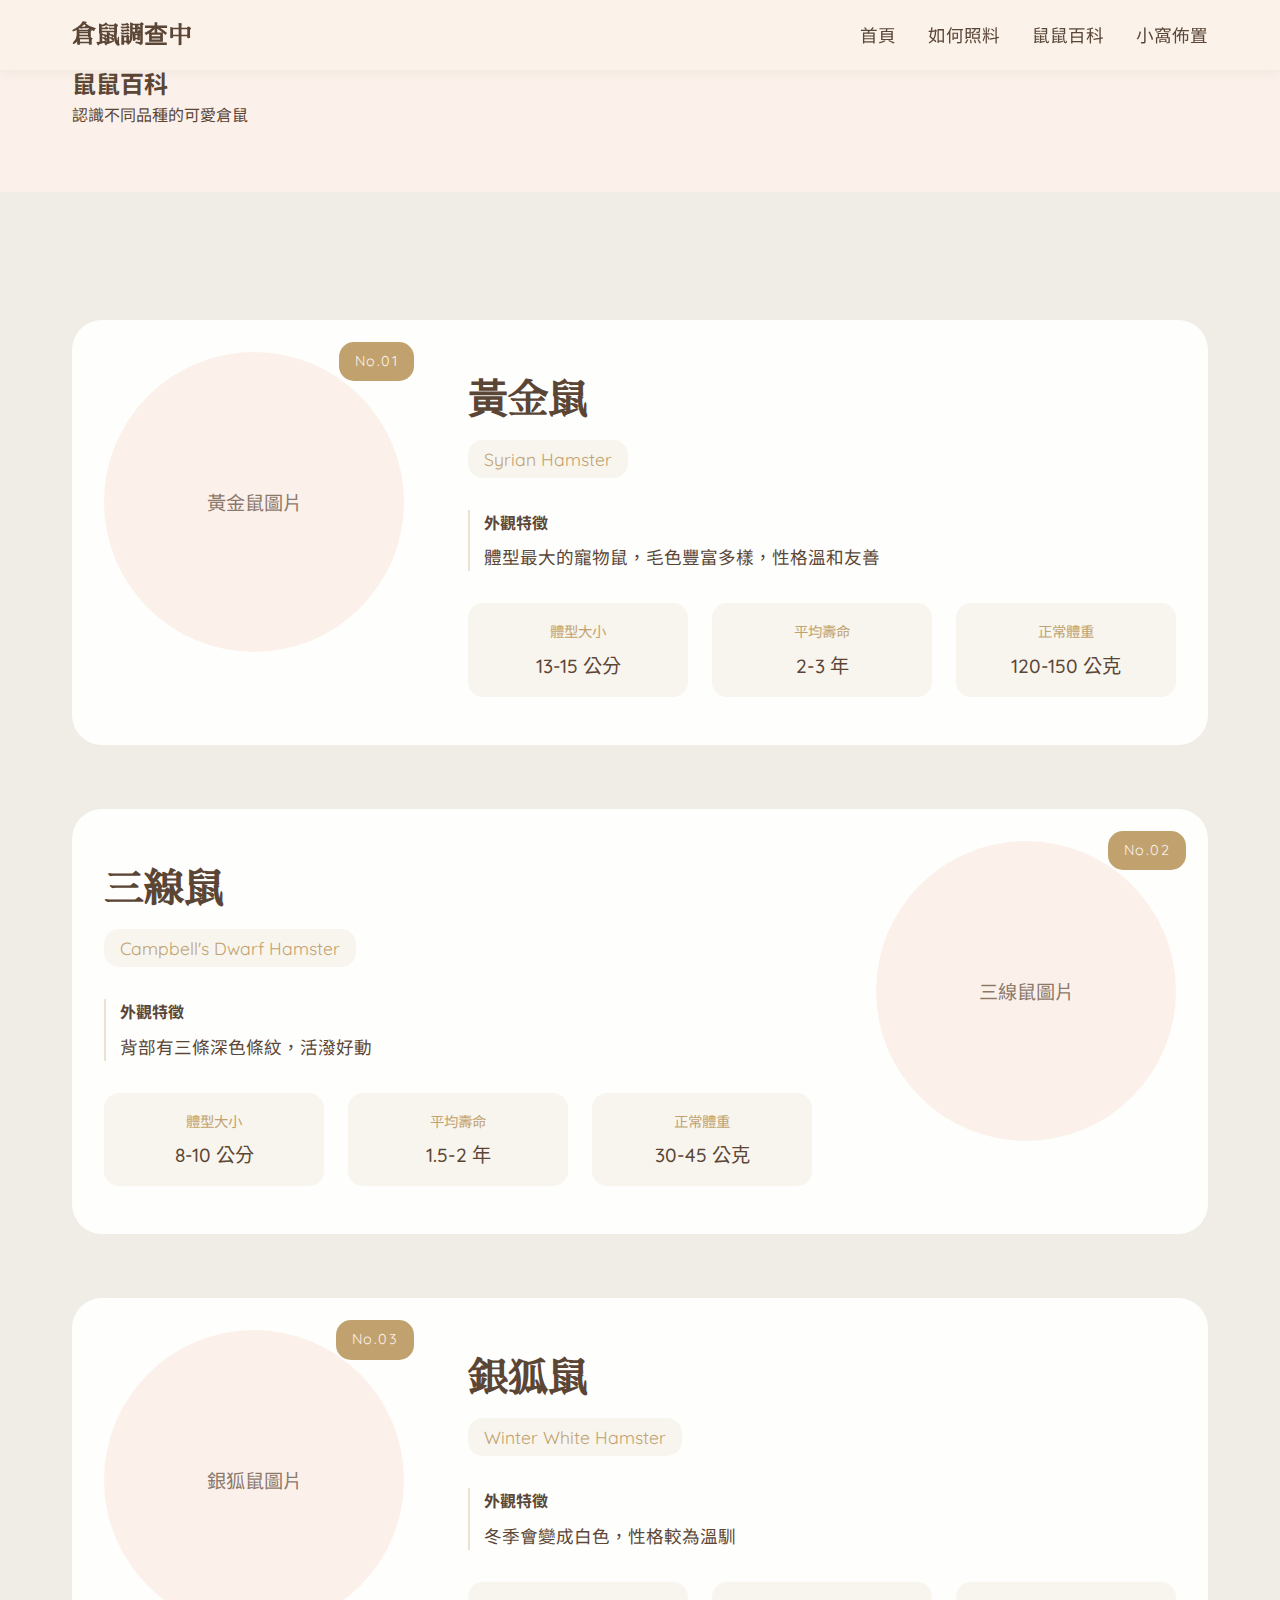
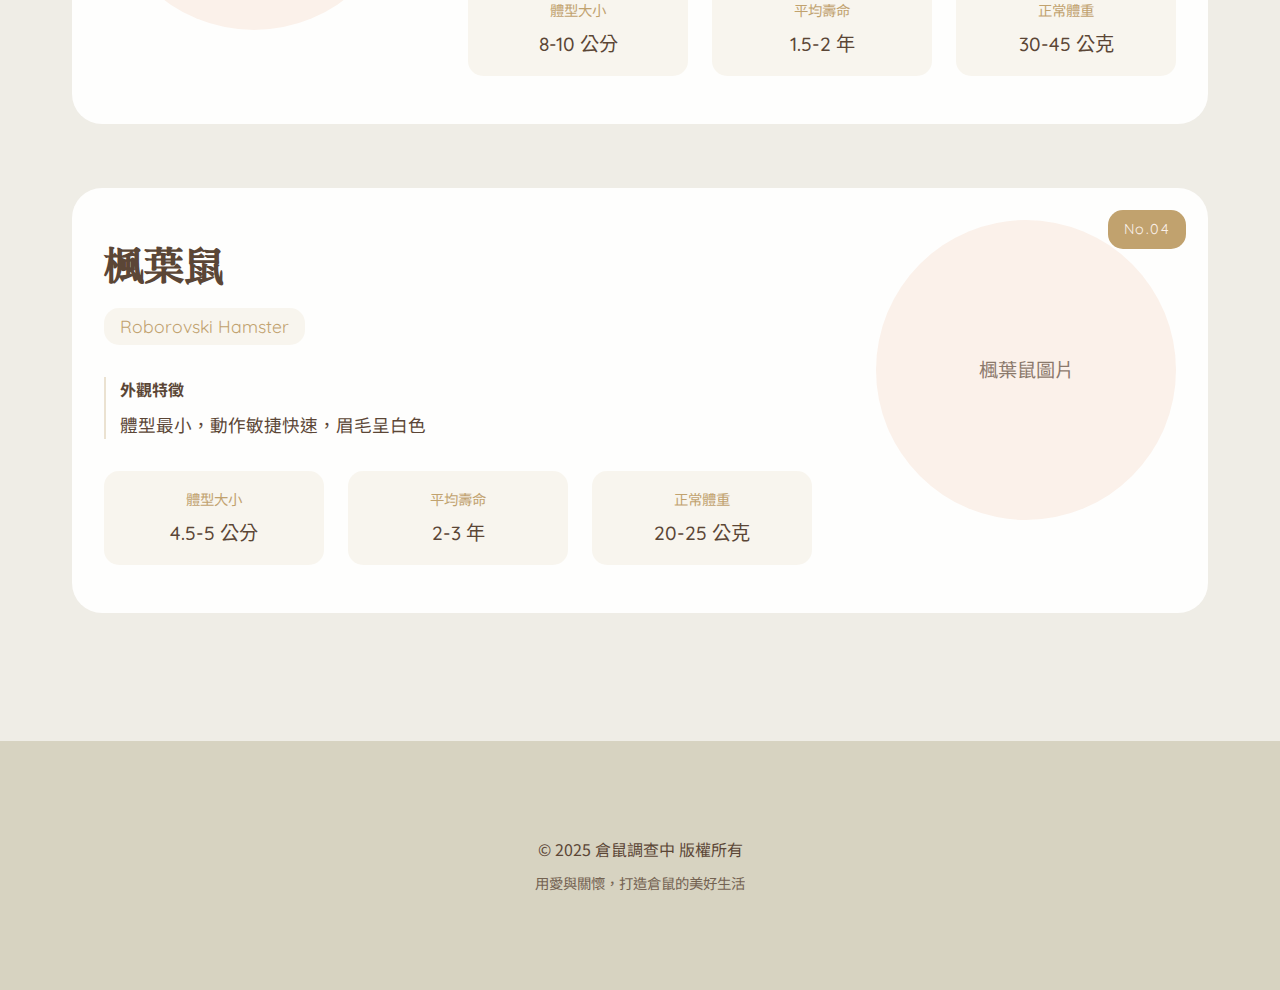
<file: encyclopedia.html>
<!DOCTYPE html>
<html lang="zh-TW">
<head>
    <meta charset="UTF-8">
    <meta name="viewport" content="width=device-width, initial-scale=1.0">
    <title>鼠鼠百科 - 倉鼠調查中</title>
    
    <!-- Google Fonts -->
    <link href="https://fonts.googleapis.com/css2?family=Noto+Sans+TC:wght@300;400;500;700&family=Quicksand:wght@400;500;600&family=Sawarabi+Mincho&display=swap" rel="stylesheet">
    
    <!-- 自訂 CSS -->
    <link rel="stylesheet" href="css/style.css">
    <link rel="stylesheet" href="css/encyclopedia.css">
</head>
<body>
    <!-- 導覽列 -->
    <nav class="main-nav">
        <div class="nav-container">
            <h1 class="site-title">倉鼠調查中</h1>
            <ul class="nav-links">
                <li><a href="index.html">首頁</a></li>
                <li><a href="care.html">如何照料</a></li>
                <li><a href="encyclopedia.html" class="active">鼠鼠百科</a></li>
                <li><a href="setup.html">小窩佈置</a></li>
            </ul>
        </div>
    </nav>

    <!-- 頁面標題區 -->
    <header class="page-header">
        <div class="container">
            <h2 class="page-title">鼠鼠百科</h2>
            <p class="page-description">認識不同品種的可愛倉鼠</p>
        </div>
    </header>

    <!-- 主要內容 -->
    <main class="encyclopedia-content">
        <div class="container">
            <div class="species-list">
                <!-- 黃金鼠 -->
                <article class="species-item">
                    <div class="species-media">
                        <div class="species-image">
                            <div class="image-placeholder">黃金鼠圖片</div>
                        </div>
                        <div class="species-badge">No.01</div>
                    </div>
                    <div class="species-content">
                        <header class="species-header">
                            <h3>黃金鼠</h3>
                            <span class="species-name">Syrian Hamster</span>
                        </header>
                        <div class="species-details">
                            <div class="detail-group">
                                <span class="detail-label">外觀特徵</span>
                                <p>體型最大的寵物鼠，毛色豐富多樣，性格溫和友善</p>
                            </div>
                            <div class="specs-grid">
                                <div class="spec-item">
                                    <span class="spec-label">體型大小</span>
                                    <span class="spec-value">13-15 公分</span>
                                </div>
                                <div class="spec-item">
                                    <span class="spec-label">平均壽命</span>
                                    <span class="spec-value">2-3 年</span>
                                </div>
                                <div class="spec-item">
                                    <span class="spec-label">正常體重</span>
                                    <span class="spec-value">120-150 公克</span>
                                </div>
                            </div>
                        </div>
                    </div>
                </article>

                <!-- 三線鼠 -->
                <article class="species-item">
                    <div class="species-media">
                        <div class="species-image">
                            <div class="image-placeholder">三線鼠圖片</div>
                        </div>
                        <div class="species-badge">No.02</div>
                    </div>
                    <div class="species-content">
                        <header class="species-header">
                            <h3>三線鼠</h3>
                            <span class="species-name">Campbell's Dwarf Hamster</span>
                        </header>
                        <div class="species-details">
                            <div class="detail-group">
                                <span class="detail-label">外觀特徵</span>
                                <p>背部有三條深色條紋，活潑好動</p>
                            </div>
                            <div class="specs-grid">
                                <div class="spec-item">
                                    <span class="spec-label">體型大小</span>
                                    <span class="spec-value">8-10 公分</span>
                                </div>
                                <div class="spec-item">
                                    <span class="spec-label">平均壽命</span>
                                    <span class="spec-value">1.5-2 年</span>
                                </div>
                                <div class="spec-item">
                                    <span class="spec-label">正常體重</span>
                                    <span class="spec-value">30-45 公克</span>
                                </div>
                            </div>
                        </div>
                    </div>
                </article>

                <!-- 銀狐鼠 -->
                <article class="species-item">
                    <div class="species-media">
                        <div class="species-image">
                            <div class="image-placeholder">銀狐鼠圖片</div>
                        </div>
                        <div class="species-badge">No.03</div>
                    </div>
                    <div class="species-content">
                        <header class="species-header">
                            <h3>銀狐鼠</h3>
                            <span class="species-name">Winter White Hamster</span>
                        </header>
                        <div class="species-details">
                            <div class="detail-group">
                                <span class="detail-label">外觀特徵</span>
                                <p>冬季會變成白色，性格較為溫馴</p>
                            </div>
                            <div class="specs-grid">
                                <div class="spec-item">
                                    <span class="spec-label">體型大小</span>
                                    <span class="spec-value">8-10 公分</span>
                                </div>
                                <div class="spec-item">
                                    <span class="spec-label">平均壽命</span>
                                    <span class="spec-value">1.5-2 年</span>
                                </div>
                                <div class="spec-item">
                                    <span class="spec-label">正常體重</span>
                                    <span class="spec-value">30-45 公克</span>
                                </div>
                            </div>
                        </div>
                    </div>
                </article>

                <!-- 楓葉鼠 -->
                <article class="species-item">
                    <div class="species-media">
                        <div class="species-image">
                            <div class="image-placeholder">楓葉鼠圖片</div>
                        </div>
                        <div class="species-badge">No.04</div>
                    </div>
                    <div class="species-content">
                        <header class="species-header">
                            <h3>楓葉鼠</h3>
                            <span class="species-name">Roborovski Hamster</span>
                        </header>
                        <div class="species-details">
                            <div class="detail-group">
                                <span class="detail-label">外觀特徵</span>
                                <p>體型最小，動作敏捷快速，眉毛呈白色</p>
                            </div>
                            <div class="specs-grid">
                                <div class="spec-item">
                                    <span class="spec-label">體型大小</span>
                                    <span class="spec-value">4.5-5 公分</span>
                                </div>
                                <div class="spec-item">
                                    <span class="spec-label">平均壽命</span>
                                    <span class="spec-value">2-3 年</span>
                                </div>
                                <div class="spec-item">
                                    <span class="spec-label">正常體重</span>
                                    <span class="spec-value">20-25 公克</span>
                                </div>
                            </div>
                        </div>
                    </div>
                </article>
            </div>
        </div>
    </main>

    <!-- 頁尾 -->
    <footer class="site-footer">
        <div class="container">
            <p>&copy; 2025 倉鼠調查中 版權所有</p>
            <p class="footer-note">用愛與關懷，打造倉鼠的美好生活</p>
        </div>
    </footer>
</body>
</html>
</file>
<file: css/style.css>
/* 全域重置與基本設定 */
* {
    margin: 0;
    padding: 0;
    box-sizing: border-box;
}

:root {
    --color-primary: #FBF1EA;
    --color-secondary: #EFEDE6;
    --color-tertiary: #D7D3C1;
    --color-wood: #C1A26E;
    --color-text: #5B4636;
    --shadow-soft: 0 4px 10px rgba(91, 70, 54, 0.05);
    --radius-small: 8px;
    --radius-medium: 16px;
    --radius-large: 24px;
}

body {
    font-family: 'Noto Sans TC', sans-serif;
    color: var(--color-text);
    line-height: 1.6;
    background-color: var(--color-primary);
}

/* 導覽列樣式 */
.main-nav {
    background-color: rgba(251, 241, 234, 0.95);
    padding: 1rem 0;
    position: fixed;
    width: 100%;
    top: 0;
    z-index: 1000;
    box-shadow: var(--shadow-soft);
    backdrop-filter: blur(8px);
}

.nav-container {
    max-width: 1200px;
    margin: 0 auto;
    padding: 0 2rem;
    display: flex;
    justify-content: space-between;
    align-items: center;
}

.site-title {
    font-family: 'Sawarabi Mincho', serif;
    font-size: 1.5rem;
    color: var(--color-text);
}

.nav-links {
    display: flex;
    gap: 2rem;
    list-style: none;
}

.nav-links a {
    text-decoration: none;
    color: var(--color-text);
    font-size: 1.1rem;
    position: relative;
    padding-bottom: 4px;
    transition: color 0.3s ease;
}

.nav-links a::after {
    content: '';
    position: absolute;
    bottom: 0;
    left: 0;
    width: 0;
    height: 2px;
    background-color: var(--color-wood);
    transition: width 0.3s ease;
}

.nav-links a:hover::after {
    width: 100%;
}

/* Hero 區塊樣式 */
.hero {
    height: 80vh;
    background-color: var(--color-secondary);
    display: flex;
    align-items: center;
    justify-content: center;
    text-align: center;
    margin-top: 72px;
    padding: 2rem;
    position: relative;
    overflow: hidden;
}

.hero::before {
    content: '';
    position: absolute;
    top: 0;
    left: 0;
    right: 0;
    bottom: 0;
    background: url('path-to-your-pattern.png') repeat;
    opacity: 0.1;
}

.hero-content {
    max-width: 800px;
    position: relative;
    z-index: 1;
}

.main-title {
    font-family: 'Sawarabi Mincho', serif;
    font-size: 2.5rem;
    margin-bottom: 1.5rem;
    color: var(--color-text);
}

.hero-text {
    font-size: 1.2rem;
    line-height: 2;
    color: var(--color-text);
}

/* 卡片區塊樣式 */
.container {
    max-width: 1200px;
    margin: 0 auto;
    padding: 4rem 2rem;
}

.intro-section {
    padding: 6rem 0;
    background-color: var(--color-primary);
}

.intro-block {
    display: flex;
    align-items: center;
    margin-bottom: 8rem;
    gap: 6rem;
}

.intro-block:last-child {
    margin-bottom: 0;
}

.intro-block.reverse {
    flex-direction: row-reverse;
}

.intro-content {
    flex: 1;
    position: relative;
}

.intro-text-wrap {
    position: relative;
    max-width: 500px;
}

.intro-text-wrap h3 {
    color: var(--color-text);
    font-family: 'Sawarabi Mincho', serif;
    font-size: 2rem;
    margin-bottom: 1.5rem;
    position: relative;
}

.intro-text-wrap p {
    font-size: 1.1rem;
    line-height: 1.8;
    color: var(--color-text);
    margin-bottom: 2rem;
}

.intro-media {
    flex: 1;
    position: relative;
}

.intro-media img {
    width: 100%;
    height: auto;
    border-radius: var(--radius-large);
    box-shadow: var(--shadow-soft);
}

.intro-media::after {
    content: '';
    position: absolute;
    top: 2rem;
    bottom: -2rem;
    width: 100%;
    background-color: var(--color-secondary);
    border-radius: var(--radius-large);
    z-index: -1;
}

.intro-block:nth-child(odd) .intro-media::after {
    right: 2rem;
}

.intro-block:nth-child(even) .intro-media::after {
    left: 2rem;
}

/* 響應式設計 */
@media (max-width: 1024px) {
    .intro-block {
        gap: 4rem;
        margin-bottom: 6rem;
    }

    .intro-text-wrap h3 {
        font-size: 1.8rem;
    }

    .intro-text-wrap p {
        font-size: 1rem;
    }
}

@media (max-width: 768px) {
    .intro-block,
    .intro-block.reverse {
        flex-direction: column;
        gap: 3rem;
        margin-bottom: 4rem;
        text-align: center;
    }

    .intro-text-wrap {
        margin: 0 auto;
    }

    .intro-media::after {
        top: 1.5rem;
        bottom: -1.5rem;
    }

    .intro-block:nth-child(odd) .intro-media::after,
    .intro-block:nth-child(even) .intro-media::after {
        left: 1.5rem;
        right: -1.5rem;
    }
}

/* 區塊標題樣式 */
.section-header {
    text-align: center;
    margin-bottom: 4rem;
    position: relative;
}

.header-accent {
    font-family: 'Quicksand', sans-serif;
    color: var(--color-wood);
    font-size: 1.1rem;
    letter-spacing: 0.2em;
    margin-bottom: 0.5rem;
    opacity: 0.8;
}

.section-title {
    font-family: 'Sawarabi Mincho', serif;
    font-size: 2.5rem;
    color: var(--color-text);
    position: relative;
}

.section-title::after {
    content: '';
    display: block;
    width: 60px;
    height: 3px;
    background-color: var(--color-wood);
    margin: 1rem auto 0;
    border-radius: 2px;
}

/* 影片區塊樣式 */
.video-section {
    background-color: var(--color-secondary);
    padding: 6rem 0;
    position: relative;
    overflow: hidden;
}

.video-section::before {
    content: '';
    position: absolute;
    width: 300px;
    height: 300px;
    background: var(--color-wood);
    border-radius: 50%;
    opacity: 0.03;
    top: -150px;
    left: -150px;
}

.video-wrapper {
    display: grid;
    grid-template-columns: 2fr 1fr;
    gap: 2rem;
    align-items: start;
}

.video-main {
    position: relative;
}

.placeholder-video {
    background: linear-gradient(45deg, var(--color-tertiary), var(--color-primary));
    height: 400px;
    border-radius: 30px;
    display: flex;
    flex-direction: column;
    align-items: center;
    justify-content: center;
    color: var(--color-text);
    overflow: hidden;
    position: relative;
}

.video-icon {
    font-size: 3rem;
    margin-bottom: 1rem;
    color: var(--color-wood);
}

.video-list {
    display: flex;
    flex-direction: column;
    gap: 1.5rem;
}

.video-item {
    display: flex;
    gap: 1rem;
    padding: 1rem;
    background: rgba(255, 255, 255, 0.8);
    border-radius: 20px;
    transition: transform 0.3s ease;
    cursor: pointer;
}

.video-item:hover {
    transform: translateX(10px);
}

.video-thumbnail {
    width: 120px;
    height: 80px;
    background: var(--color-tertiary);
    border-radius: 10px;
    position: relative;
    flex-shrink: 0;
}

.duration {
    position: absolute;
    bottom: 8px;
    right: 8px;
    background: rgba(0, 0, 0, 0.6);
    color: white;
    padding: 2px 6px;
    border-radius: 4px;
    font-size: 0.8rem;
    font-family: 'Quicksand', sans-serif;
}

.video-info {
    flex: 1;
}

.video-info h4 {
    font-size: 1.1rem;
    margin-bottom: 0.5rem;
}

.video-info p {
    font-size: 0.9rem;
    opacity: 0.8;
}

/* 書籍區塊樣式 */
.books-section {
    padding: 6rem 0;
}

.books-showcase {
    display: flex;
    flex-direction: column;
    gap: 4rem;
    max-width: 1000px;
    margin: 0 auto;
}

.book-item {
    display: flex;
    gap: 3rem;
    align-items: center;
}

.book-item:nth-child(even) {
    flex-direction: row-reverse;
}

.book-media {
    position: relative;
    flex: 0 0 300px;
}

.book-cover {
    background: linear-gradient(45deg, var(--color-wood), var(--color-tertiary));
    height: 400px;
    border-radius: 20px;
    padding: 2rem;
    display: flex;
    flex-direction: column;
    justify-content: center;
    color: white;
    position: relative;
    overflow: hidden;
}

.cover-content {
    text-align: center;
}

.cover-content h3 {
    font-family: 'Sawarabi Mincho', serif;
    font-size: 1.8rem;
    margin-bottom: 1rem;
}

.book-tag {
    background: rgba(255, 255, 255, 0.2);
    padding: 0.5rem 1rem;
    border-radius: 20px;
    font-size: 0.9rem;
}

.book-shadow {
    position: absolute;
    bottom: -20px;
    left: 10%;
    right: 10%;
    height: 20px;
    background: rgba(0, 0, 0, 0.1);
    filter: blur(10px);
    border-radius: 50%;
}

.book-info {
    flex: 1;
}

.book-meta {
    display: flex;
    gap: 1rem;
    margin-bottom: 1rem;
    font-family: 'Quicksand', sans-serif;
}

.book-pages, .book-year {
    color: var(--color-wood);
    font-size: 0.9rem;
}

.book-info h4 {
    font-size: 2rem;
    font-family: 'Sawarabi Mincho', serif;
    margin-bottom: 1rem;
}

.book-info p {
    font-size: 1.1rem;
    line-height: 1.8;
    margin-bottom: 2rem;
}

.book-topics {
    display: flex;
    gap: 0.5rem;
    flex-wrap: wrap;
}

.topic-tag {
    background: var(--color-secondary);
    color: var(--color-text);
    padding: 0.5rem 1rem;
    border-radius: 20px;
    font-size: 0.9rem;
}

/* 頁尾樣式 */
.site-footer {
    background-color: var(--color-tertiary);
    padding: 2rem 0;
    text-align: center;
}

.footer-note {
    margin-top: 0.5rem;
    font-size: 0.9rem;
    opacity: 0.8;
}

/* 響應式設計 */
@media (max-width: 1024px) {
    .video-wrapper {
        grid-template-columns: 1fr;
        gap: 3rem;
    }

    .book-item {
        padding: 0 2rem;
    }

    .book-media {
        flex: 0 0 250px;
    }

    .book-cover {
        height: 350px;
    }
}

@media (max-width: 768px) {
    .nav-container {
        flex-direction: column;
        gap: 1rem;
    }

    .nav-links {
        flex-wrap: wrap;
        justify-content: center;
        gap: 1rem;
    }

    .hero {
        height: auto;
        min-height: 60vh;
    }

    .main-title {
        font-size: 2rem;
    }

    .hero-text {
        font-size: 1.1rem;
    }

    .section-title {
        font-size: 2rem;
    }

    .book-item,
    .book-item:nth-child(even) {
        flex-direction: column;
        gap: 2rem;
        align-items: center;
        text-align: center;
    }

    .book-media {
        flex: none;
        width: 100%;
        max-width: 300px;
    }

    .book-cover {
        height: 300px;
    }

    .book-meta {
        justify-content: center;
    }

    .book-topics {
        justify-content: center;
    }
}

@media (max-width: 480px) {
    .container {
        padding: 2rem 1rem;
    }

    .main-title {
        font-size: 1.8rem;
    }

    .section-title {
        font-size: 1.8rem;
    }

    .video-item {
        flex-direction: column;
    }

    .video-thumbnail {
        width: 100%;
        height: 120px;
    }

    .book-cover {
        height: 250px;
    }

    .book-info h4 {
        font-size: 1.5rem;
    }

    .book-info p {
        font-size: 1rem;
    }
}
</file>
<file: css/encyclopedia.css>
/* 百科頁面專用樣式 */
.encyclopedia-content {
    padding: 4rem 0;
    background-color: var(--color-secondary);
}

.species-list {
    display: flex;
    flex-direction: column;
    gap: 4rem;
    max-width: 1200px;
    margin: 0 auto;
}

.species-item {
    display: flex;
    gap: 4rem;
    position: relative;
    padding: 2rem;
    background: rgba(255, 255, 255, 0.9);
    border-radius: 30px;
    transition: transform 0.3s ease;
}

.species-item:hover {
    transform: translateX(10px);
}

.species-item:nth-child(even) {
    flex-direction: row-reverse;
}

.species-item:nth-child(even):hover {
    transform: translateX(-10px);
}

.species-media {
    position: relative;
    flex: 0 0 300px;
}

.species-image {
    width: 300px;
    height: 300px;
    border-radius: 50%;
    overflow: hidden;
    background: var(--color-primary);
    position: relative;
}

.image-placeholder {
    position: absolute;
    top: 0;
    left: 0;
    width: 100%;
    height: 100%;
    display: flex;
    align-items: center;
    justify-content: center;
    color: var(--color-text);
    font-size: 1.2rem;
    opacity: 0.7;
}

.species-badge {
    position: absolute;
    top: -10px;
    right: -10px;
    background: var(--color-wood);
    color: var(--color-primary);
    padding: 0.5rem 1rem;
    border-radius: 15px;
    font-family: 'Quicksand', sans-serif;
    font-size: 0.9rem;
    letter-spacing: 0.1em;
    z-index: 1;
}

.species-content {
    flex: 1;
    padding: 1rem 0;
}

.species-header {
    margin-bottom: 2rem;
}

.species-header h3 {
    font-family: 'Sawarabi Mincho', serif;
    font-size: 2.5rem;
    color: var(--color-text);
    margin-bottom: 0.5rem;
}

.species-name {
    display: inline-block;
    font-family: 'Quicksand', sans-serif;
    font-size: 1.1rem;
    color: var(--color-wood);
    padding: 0.3rem 1rem;
    background: rgba(193, 162, 110, 0.1);
    border-radius: 15px;
}

.species-details {
    display: flex;
    flex-direction: column;
    gap: 2rem;
}

.detail-group {
    position: relative;
    padding-left: 1rem;
}

.detail-group::before {
    content: '';
    position: absolute;
    left: 0;
    top: 0;
    bottom: 0;
    width: 2px;
    background: var(--color-wood);
    opacity: 0.3;
}

.detail-label {
    display: block;
    font-weight: 700;
    color: var(--color-text);
    margin-bottom: 0.5rem;
}

.detail-group p {
    font-size: 1.1rem;
    line-height: 1.6;
    color: var(--color-text);
}

.specs-grid {
    display: grid;
    grid-template-columns: repeat(auto-fit, minmax(150px, 1fr));
    gap: 1.5rem;
}

.spec-item {
    text-align: center;
    padding: 1rem;
    background: rgba(193, 162, 110, 0.1);
    border-radius: 15px;
}

.spec-label {
    display: block;
    font-size: 0.9rem;
    color: var(--color-wood);
    margin-bottom: 0.5rem;
}

.spec-value {
    font-family: 'Quicksand', sans-serif;
    font-size: 1.2rem;
    color: var(--color-text);
    font-weight: 500;
}

/* 響應式設計 */
@media (max-width: 1024px) {
    .species-item {
        gap: 3rem;
        padding: 1.5rem;
    }

    .species-media {
        flex: 0 0 250px;
    }

    .species-image {
        width: 250px;
        height: 250px;
    }

    .species-header h3 {
        font-size: 2rem;
    }
}

@media (max-width: 768px) {
    .species-item,
    .species-item:nth-child(even) {
        flex-direction: column;
        align-items: center;
        text-align: center;
        gap: 2rem;
    }

    .species-item:hover,
    .species-item:nth-child(even):hover {
        transform: translateY(-10px);
    }

    .species-media {
        flex: none;
    }

    .species-badge {
        top: auto;
        bottom: 0;
        right: 0;
    }

    .detail-group {
        text-align: left;
    }

    .specs-grid {
        grid-template-columns: repeat(3, 1fr);
    }
}

@media (max-width: 480px) {
    .species-media {
        width: 200px;
    }

    .species-image {
        width: 200px;
        height: 200px;
    }

    .species-header h3 {
        font-size: 1.8rem;
    }

    .specs-grid {
        grid-template-columns: 1fr;
    }

    .spec-item {
        padding: 0.8rem;
    }
}
</file>
